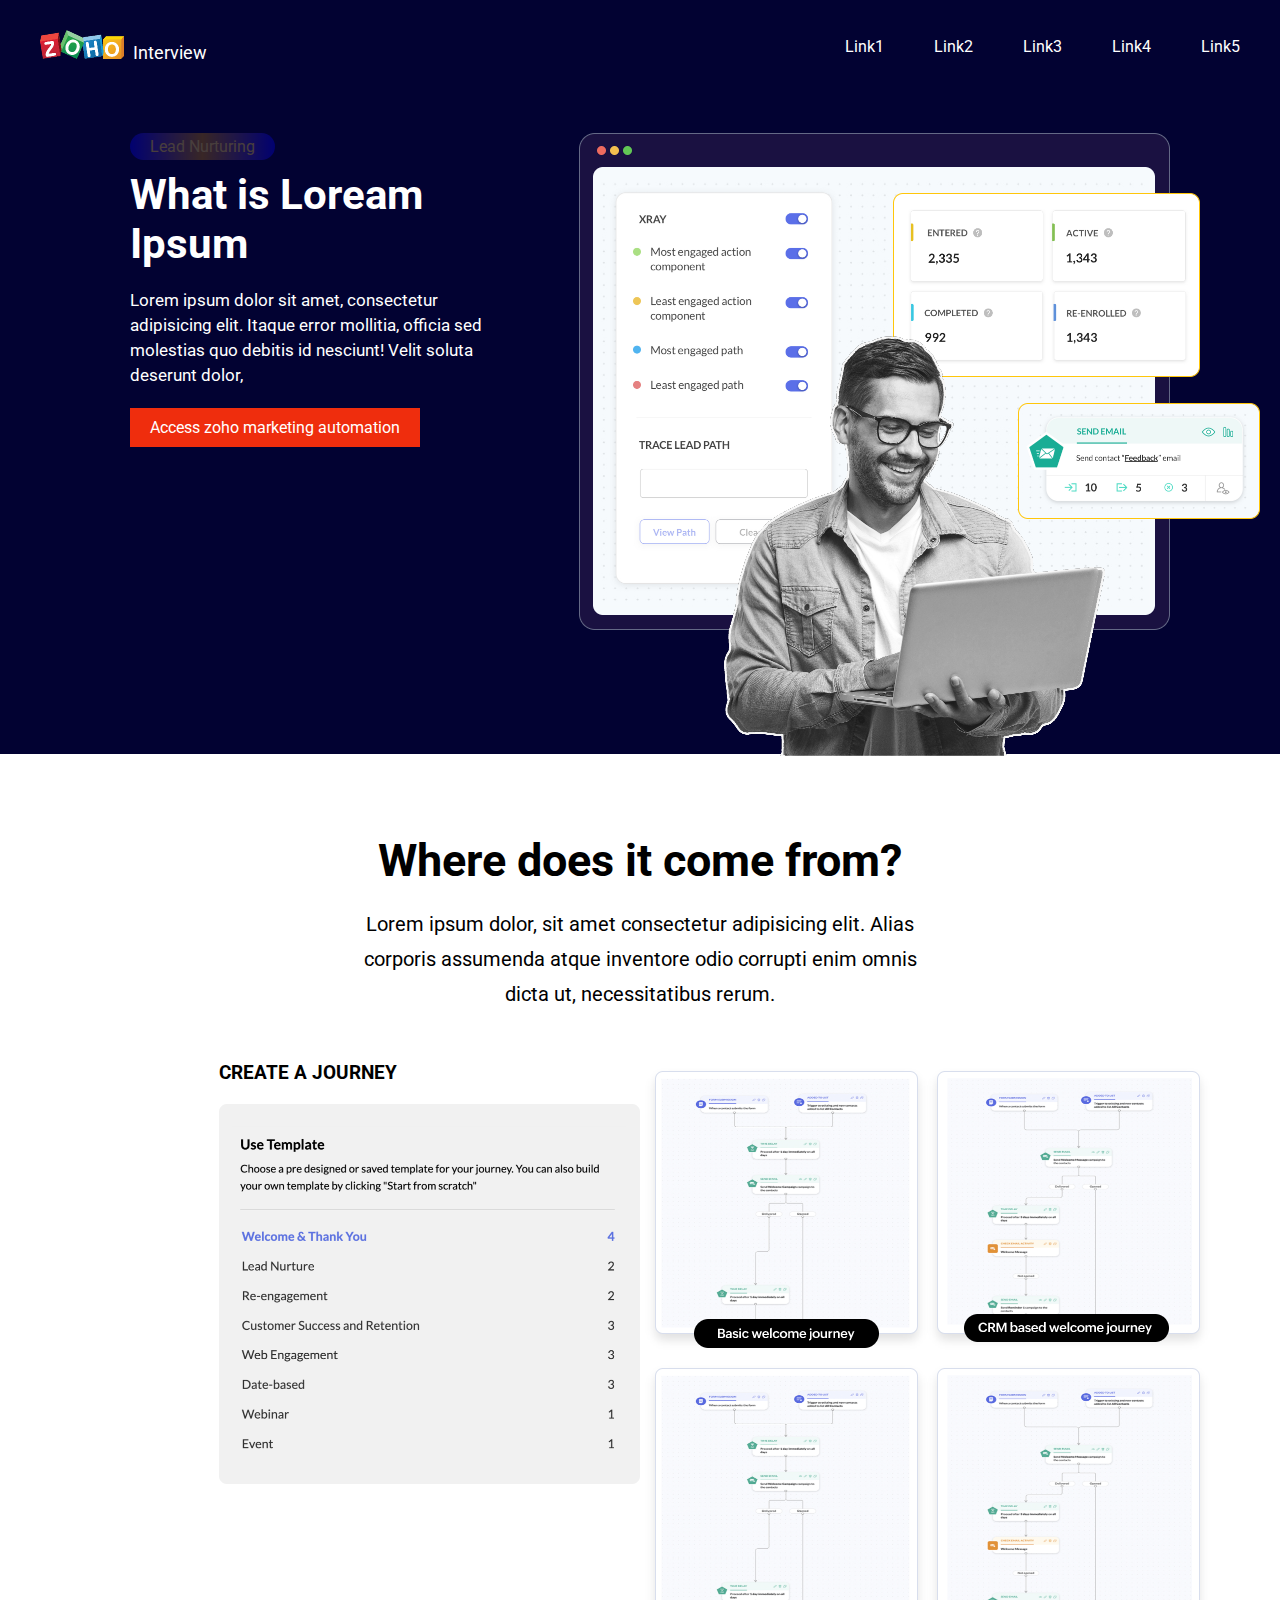
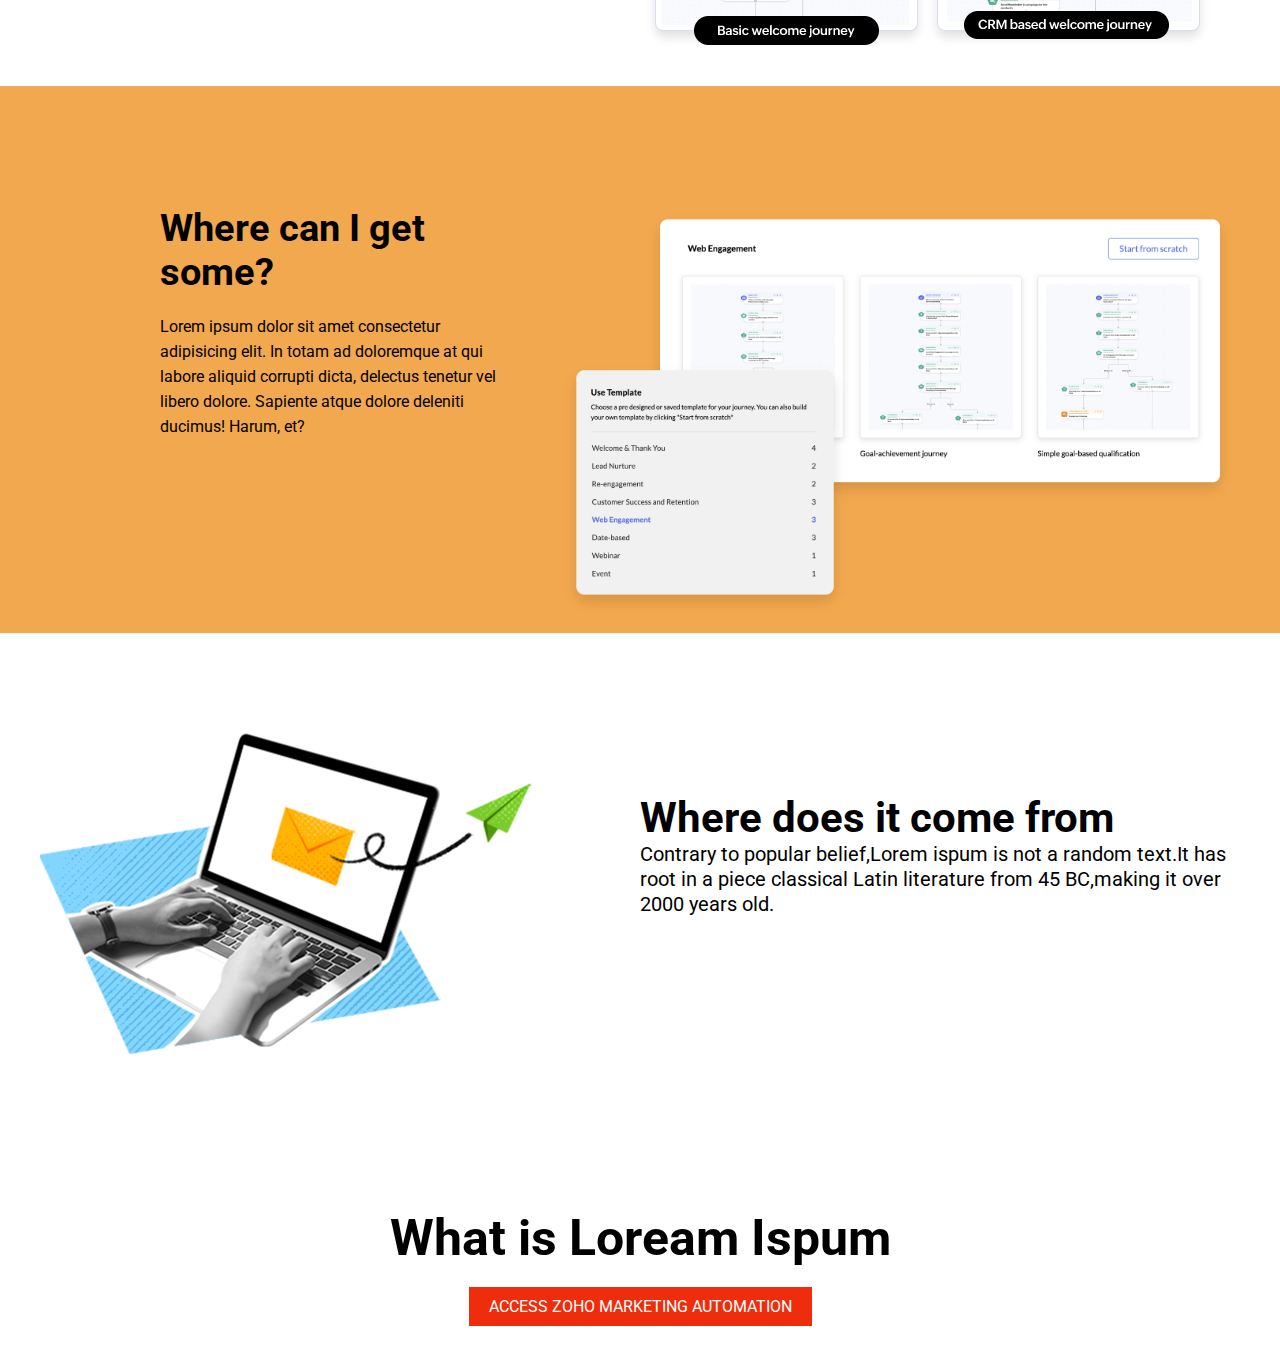
<file: index.html>
<!DOCTYPE html>
<html lang="en">
  <head>
    <meta charset="UTF-8" />
    <meta name="viewport" content="width=device-width, initial-scale=1.0" />
    <title>ZOHO</title>
    <link rel="stylesheet" href="style.css" />
  </head>
  <body>
    <section style="background-color: #020232">
      <div class="container">
        <div class="topbar">
          <div class="topbar-left">
            <img src="assets/zoho-logo-512px (3).png" alt="" id="logo" />
            <span id="title">Interview</span>
          </div>
          <div class="topbar-right">
            <nav>
              <ul>
                <li><a href="">Link1</a></li>
                <li><a href="">Link2</a></li>
                <li><a href="">Link3</a></li>
                <li><a href="">Link4</a></li>
                <li><a href="">Link5</a></li>
              </ul>
            </nav>
          </div>
        </div>
      </div>
    </section>
    <section style="background-color: #020232">
      <div class="container">
        <div class="banner">
          <div class="banner-left">
            <div><a href="" id="btn">Lead Nurturing</a></div>
            <div>
              <h1 id="heading">What is Loream Ipsum</h1>
            </div>
            <div>
              <p>
                Lorem ipsum dolor sit amet, consectetur adipisicing elit. Itaque
                error mollitia, officia sed molestias quo debitis id nesciunt!
                Velit soluta deserunt dolor,
              </p>
            </div>
            <div>
              <a href="" id="btn1">Access zoho marketing automation</a>
            </div>
          </div>
          <div class="banner-right">
            <div class="images">
              <div class="img1">
                <img src="assets/Group 11189.png" alt="" />
              </div>
              <div class="img2">
                <img src="assets/Group 11177.png" alt="" />
              </div>
              <div class="img3">
                <img src="assets/Group 11178.png" alt="" />
              </div>
              <div class="img4">
                <img src="assets/Image 2.png" alt="" />
              </div>
            </div>
          </div>
        </div>
      </div>
    </section>
    <section>
      <div class="container">
        <div class="banner1">
          <div class="banner1-content">
            <h2>Where does it come from?</h2>
            <p>
              Lorem ipsum dolor, sit amet consectetur adipisicing elit. Alias
              corporis assumenda atque inventore odio corrupti enim omnis dicta
              ut, necessitatibus rerum.
            </p>
          </div>
        </div>
      </div>
    </section>
    <section>
      <div class="container">
        <div class="banner2">
          <div class="banner2-left">
            <div class="img5">
              <div>
                <h3>CREATE A JOURNEY</h3>
              </div>
              <div><img src="assets/Group 11190.png" alt="" /></div>
            </div>
          </div>

          <div class="banner2-right">
            <div class="imgs1">
              <img src="assets/Group 11196.png" alt="" />
            </div>
            <div class="imgs2">
              <img src="assets/Group 11196.png" alt="" />
            </div>
          </div>
        </div>
      </div>
    </section>
    <section style="background-color: rgb(242, 168, 78)">
      <div class="container">
        <div class="banner3">
          <div class="banner3-left">
            <h2>Where can I get some?</h2>
            <p>
              Lorem ipsum dolor sit amet consectetur adipisicing elit. In totam
              ad doloremque at qui labore aliquid corrupti dicta, delectus
              tenetur vel libero dolore. Sapiente atque dolore deleniti ducimus!
              Harum, et?
            </p>
          </div>
          <div class="banner3-right">
            <div id="img1">
              <img src="assets/Group 11188.png" alt="" />
            </div>
            <div id="img2">
              <img src="assets/Group 11187.png" alt="" />
            </div>
          </div>
        </div>
      </div>
    </section>
    <section>
      <div class="container">
        <div class="banner4">
          <div class="banner4-left">
            <div class="im1">
              <img src="assets/sender-address.png" alt="" />
            </div>
          </div>
          <div class="banner4-right">
            <h2>Where does it come from</h2>
            <p>
              Contrary to popular belief,Lorem ispum is not a random text.It has
              root in a piece classical Latin literature from 45 BC,making it
              over 2000 years old.
            </p>
          </div>
        </div>
      </div>
    </section>
    <section>
      <div class="container">
        <footer>
          <h1>What is Loream Ispum</h1>
          <div><a href="">ACCESS ZOHO MARKETING AUTOMATION</a></div>
        </footer>
      </div>
    </section>
  </body>
</html>
</file>
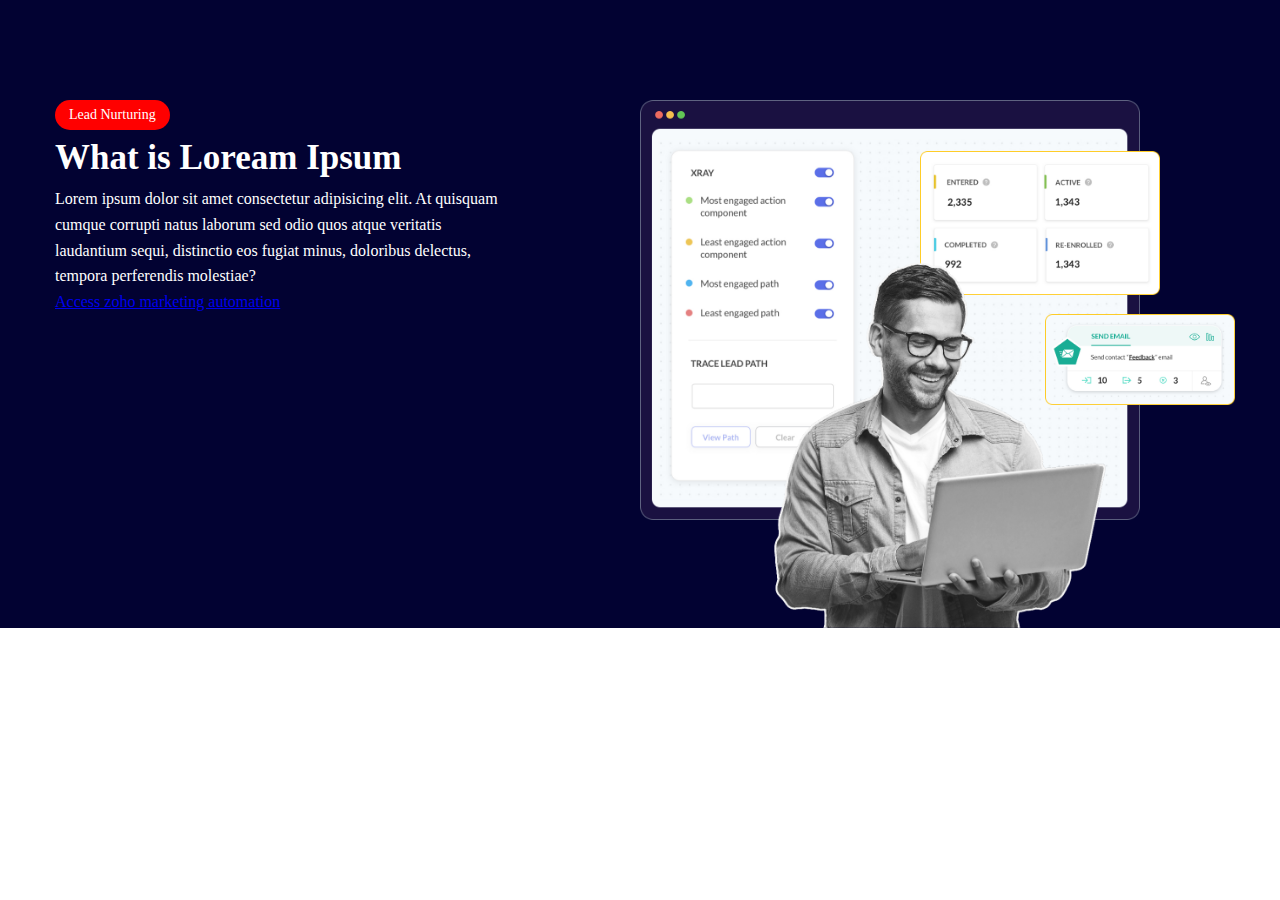
<file: home.html>
<!DOCTYPE html>
<html lang="en">
  <head>
    <meta charset="UTF-8" />
    <meta name="viewport" content="width=device-width, initial-scale=1.0" />
    <title>Document</title>
    <link rel="stylesheet" href="home.css" />
  </head>
  <body>
    <!-- DINESHHHH -->
    <!-- banner-section start -->
    <div class="banner-sec">
      <div class="container">
        <div class="banner-inner-sec">
          <div class="flex-wrap">
            <div class="flex-left">
              <div class="content-sec">
                <span class="chip">Lead Nurturing</span>
                <h1>What is Loream Ipsum</h1>
                <p>
                  Lorem ipsum dolor sit amet consectetur adipisicing elit. At
                  quisquam cumque corrupti natus laborum sed odio quos atque
                  veritatis laudantium sequi, distinctio eos fugiat minus,
                  doloribus delectus, tempora perferendis molestiae?
                </p>
                <a href="#">Access zoho marketing automation</a>
              </div>
            </div>
            <div class="flex-right">
              <div class="image-wrap">
                <img class="parent" src="assets/child-1.png" alt="" />
                <img class="child-1" src="assets/child-2.png" alt="" />
                <img class="child-2" src="assets/child-3.png" alt="" />
                <img class="child-3" src="assets/child-4.png" alt="" />
                <img class="child-4" src="assets/child-5.png" alt="" />
              </div>
            </div>
          </div>
        </div>
      </div>
    </div>
    <!-- banner-section end -->

    <div class="article-sec">
      <div class="container">
        <div class="flex-wrap1">
          <div class="flex-wrap1-left"></div>
          <div class="flex-wrap1-right"></div>
        </div>
      </div>
    </div>
  </body>
</html>
</file>
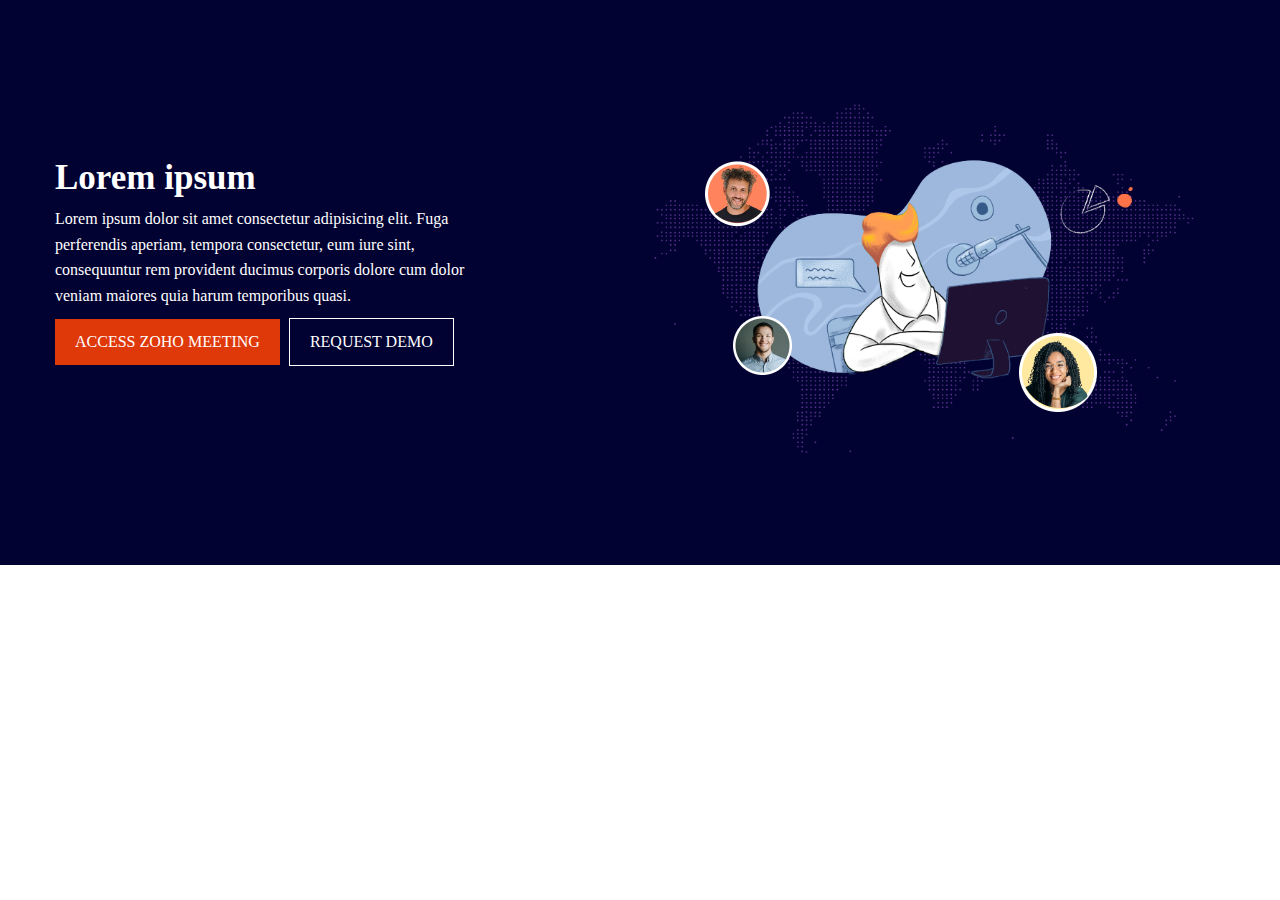
<file: intermediate-task/assest/new-task.html>
<!DOCTYPE html>
<html lang="en">
  <head>
    <meta charset="UTF-8" />
    <meta name="viewport" content="width=device-width, initial-scale=1.0" />
    <title>Document</title>
    <link rel="stylesheet" href="new-task.css" />
    <link rel="stylesheet" href="font.css" />
  </head>
  <body>
    <div class="banner-sec">
      <div class="container">
        <div class="banner-inner-sec">
          <div class="flex-wrap">
            <div class="flex-left">
              <div class="content-sec">
                <h1>Lorem ipsum</h1>
                <p>
                  Lorem ipsum dolor sit amet consectetur adipisicing elit. Fuga
                  perferendis aperiam, tempora consectetur, eum iure sint,
                  consequuntur rem provident ducimus corporis dolore cum dolor
                  veniam maiores quia harum temporibus quasi.
                </p>

                <span><a href="" id="btn-1">ACCESS ZOHO MEETING</a></span>
                <span><a href="" id="btn-2">REQUEST DEMO</a></span>
              </div>
            </div>
            <div class="flex-right">
              <div class="image-wrap">
                <img src="../assest/parent.png" alt="" />
                <img src="../assest/child-1.png" alt="" class="child-1" />
                <img src="../assest/child-2.png" alt="" class="child-2" />
                <img src="../assest/child-3.png" alt="" class="child-3" />
              </div>
            </div>
          </div>
        </div>
      </div>
    </div>
    <script></script>
  </body>
</html>
</file>
<file: style.css>
@import url('https://fonts.googleapis.com/css2?family=IM+Fell+DW+Pica:ital@0;1&family=Inter:wght@100..900&family=Jersey+15&family=Merriweather:ital,wght@0,300;0,400;0,700;0,900;1,300;1,400;1,700;1,900&family=PT+Serif:ital,wght@0,400;0,700;1,400;1,700&family=Platypi:ital,wght@0,300..800;1,300..800&family=Poppins:ital,wght@0,100;0,200;0,300;0,400;0,500;0,600;0,700;0,800;0,900;1,100;1,200;1,300;1,400;1,500;1,600;1,700;1,800;1,900&family=Roboto:ital,wght@0,100;0,300;0,400;0,500;0,700;0,900;1,100;1,300;1,400;1,500;1,700;1,900&display=swap');
* {
  margin: 0;
  padding: 0;
  box-sizing: border-box;
  font-family: 'Roboto', sans-serif;
}
li {
  list-style: none;
}
a {
  text-decoration: none;
}
.container {
  max-width: 1200px;
  margin: 0 auto;
}
.topbar {
  display: flex;
  flex-wrap: wrap;
  padding: 30px 0;
  color: white;
  align-items: center;
}
.topbar-left,
.topbar-right {
  width: 50%;
}
.topbar-left #logo {
  margin-right: 5px;
}
.topbar-left #title {
  font-size: 18px;
}
.topbar-right {
  display: flex;
  justify-content: end;
}
.topbar-right nav ul {
  display: flex;
  gap: 50px;
}
.topbar-right nav ul li a {
  color: white;
}
.banner {
  display: flex;
  padding-top: 40px;
  min-height: 70vh;
}
.banner-left,
.banner-right {
  width: 50%;
}
.banner-left {
  padding: 0px 90px;
}
.banner-left div #btn {
  padding: 4px 20px;
  display: inline-block;
  background-image: linear-gradient(to right, blue, #b77c0d, blue);
  margin-bottom: 10px;
  border-radius: 20px;
  color: rgb(234, 202, 87);
  opacity: 0.3;
}
.banner-left div #heading {
  color: white;
  font-size: 42px;
  margin-bottom: 20px;
}
.banner-left div p {
  line-height: 25px;
  color: white;
  font-size: 17px;
  margin-bottom: 20px;
}
.banner-left div #btn1 {
  display: inline-block;
  padding: 10px 20px;
  color: white;
  background-color: #ef2d0d;
}
.banner-right {
  margin-right: 70px;
  position: relative;
  margin-bottom: 120px;
}
.banner-right .images .img3 {
  position: absolute;
  top: 60px;
  right: -30px;
}
.banner-right .images .img2 {
  position: absolute;
  top: 270px;
  right: -90px;
}
.banner-right .images .img4 {
  position: absolute;
  top: 200px;
  left: 140px;
}
.banner1-content {
  margin: 80px 300px 50px 300px;
  text-align: center;
}
.banner1-content h2 {
  margin-bottom: 20px;
  font-size: 45px;
}
.banner1-content p {
  line-height: 35px;
  font-size: 20px;
}
.banner2 {
  display: flex;
  margin-bottom: 30px;
}
.banner2 .banner2-left,
.banner2-right {
  width: 50%;
}
.banner2-left {
  display: flex;
  justify-content: end;
}
.banner2-left .img5 h3 {
  margin-bottom: 20px;
}
.banner2-right {
  display: flex;
  flex-wrap: wrap;
}
.banner3 {
  display: flex;
  padding: 120px 0;
}
.banner3-left,
.banner3-right {
  width: 50%;
}
.banner3-left {
  padding: 0 120px;
}
.banner3-left h2 {
  font-size: 38px;
  margin-bottom: 20px;
}
.banner3-left p {
  line-height: 25px;
}
.banner3-right #img1 img {
  width: 100%;
}
.banner3-right #img2 img {
  width: 50%;
  position: absolute;
  top: 150px;
  left: -85px;
}
.banner3-right {
  position: relative;
}
.banner4 {
  display: flex;
  padding: 100px 0;
}
.banner4-left,
.banner4-right {
  width: 50%;
}
.banner4-right {
  margin-top: 60px;
}
.banner4-right h2 {
  font-size: 42px;
}
.banner4-right p {
  line-height: 25px;
  font-size: 20px;
}
footer {
  text-align: center;
  margin: 50px 0;
}
footer h1 {
  font-size: 50px;
  margin-bottom: 30px;
}
footer div a {
  padding: 10px 20px;
  background-color: #ef2d0d;
  color: white;
}
</file>
<file: home.css>
@font-face {
  font-family: 'Zoho_Puvi_Thin';
  src: url('https://static.zohocdn.com/zohofonts/zohopuvi/4.0/Zoho_Puvi_Thin.eot');
  src: url('https://static.zohocdn.com/zohofonts/zohopuvi/4.0/Zoho_Puvi_Thin.eot')
      format('embedded-opentype'),
    url('https://static.zohocdn.com/zohofonts/zohopuvi/4.0/Zoho_Puvi_Thin.woff2')
      format('woff2'),
    /* Modern Browsers */
      url('https://static.zohocdn.com/zohofonts/zohopuvi/4.0/Zoho_Puvi_Thin.otf')
      format('opentype');
  /* Safari, Android, iOS */
  font-weight: normal;
  font-style: normal;
  font-display: swap;
}

@font-face {
  font-family: 'Zoho_Puvi_ThinItalic';
  src: url('https://static.zohocdn.com/zohofonts/zohopuvi/4.0/Zoho_Puvi_Thin.eot');
  src: url('https://static.zohocdn.com/zohofonts/zohopuvi/4.0/Zoho_Puvi_Thin.eot')
      format('embedded-opentype'),
    url('https://static.zohocdn.com/zohofonts/zohopuvi/4.0/Zoho_Puvi_Thin.woff2')
      format('woff2'),
    /* Modern Browsers */
      url('https://static.zohocdn.com/zohofonts/zohopuvi/4.0/Zoho_Puvi_Thin.otf')
      format('opentype');
  /* Safari, Android, iOS */
  font-weight: normal;
  font-style: italic;
  font-display: swap;
}

@font-face {
  font-family: 'Zoho_Puvi_Light';
  src: url('https://static.zohocdn.com/zohofonts/zohopuvi/4.0/Zoho_Puvi_Light.eot');
  src: url('https://static.zohocdn.com/zohofonts/zohopuvi/4.0/Zoho_Puvi_Light.eot')
      format('embedded-opentype'),
    url('https://static.zohocdn.com/zohofonts/zohopuvi/4.0/Zoho_Puvi_Light.woff2')
      format('woff2'),
    /* Modern Browsers */
      url('https://static.zohocdn.com/zohofonts/zohopuvi/4.0/Zoho_Puvi_Light.otf')
      format('opentype');
  /* Safari, Android, iOS */
  font-weight: normal;
  font-style: normal;
  font-display: swap;
}

@font-face {
  font-family: 'Zoho_Puvi_LightItalic';
  src: url('https://static.zohocdn.com/zohofonts/zohopuvi/4.0/Zoho_Puvi_Light.eot');
  src: url('https://static.zohocdn.com/zohofonts/zohopuvi/4.0/Zoho_Puvi_Light.eot')
      format('embedded-opentype'),
    url('https://static.zohocdn.com/zohofonts/zohopuvi/4.0/Zoho_Puvi_Light.woff2')
      format('woff2'),
    /* Modern Browsers */
      url('https://static.zohocdn.com/zohofonts/zohopuvi/4.0/Zoho_Puvi_Light.otf')
      format('opentype');
  /* Safari, Android, iOS */
  font-weight: normal;
  font-style: italic;
  font-display: swap;
}

@font-face {
  font-family: 'Zoho_Puvi_ExtraLight';
  src: url('https://static.zohocdn.com/zohofonts/zohopuvi/4.0/Zoho_Puvi_Extralight.eot');
  src: url('https://static.zohocdn.com/zohofonts/zohopuvi/4.0/Zoho_Puvi_Extralight.eot')
      format('embedded-opentype'),
    url('https://static.zohocdn.com/zohofonts/zohopuvi/4.0/Zoho_Puvi_Extralight.woff2')
      format('woff2'),
    /* Modern Browsers */
      url('https://static.zohocdn.com/zohofonts/zohopuvi/4.0/Zoho_Puvi_Extralight.otf')
      format('opentype');
  /* Safari, Android, iOS */
  font-weight: normal;
  font-style: normal;
  font-display: swap;
}

@font-face {
  font-family: 'Zoho_Puvi_Regular';
  src: url('https://static.zohocdn.com/zohofonts/zohopuvi/4.0/Zoho_Puvi_Regular.eot');
  src: url('https://static.zohocdn.com/zohofonts/zohopuvi/4.0/Zoho_Puvi_Regular.eot')
      format('embedded-opentype'),
    url('https://static.zohocdn.com/zohofonts/zohopuvi/4.0/Zoho_Puvi_Regular.woff2')
      format('woff2'),
    /* Modern Browsers */
      url('https://static.zohocdn.com/zohofonts/zohopuvi/4.0/Zoho_Puvi_Regular.otf')
      format('opentype');
  /* Safari, Android, iOS */
  font-weight: normal;
  font-style: normal;
  font-display: swap;
}

@font-face {
  font-family: 'Zoho_Puvi_RegularItalic';
  src: url('https://static.zohocdn.com/zohofonts/zohopuvi/4.0/Zoho_Puvi_Regular.eot');
  src: url('https://static.zohocdn.com/zohofonts/zohopuvi/4.0/Zoho_Puvi_Regular.eot')
      format('embedded-opentype'),
    url('https://static.zohocdn.com/zohofonts/zohopuvi/4.0/Zoho_Puvi_Regular.woff2')
      format('woff2'),
    /* Modern Browsers */
      url('https://static.zohocdn.com/zohofonts/zohopuvi/4.0/Zoho_Puvi_Regular.otf')
      format('opentype');
  /* Safari, Android, iOS */
  font-weight: normal;
  font-style: oblique;
  font-display: swap;
}

@font-face {
  font-family: 'Zoho_Puvi_Medium';
  src: url('https://static.zohocdn.com/zohofonts/zohopuvi/4.0/Zoho_Puvi_Medium.eot');
  src: url('https://static.zohocdn.com/zohofonts/zohopuvi/4.0/Zoho_Puvi_Medium.eot')
      format('embedded-opentype'),
    url('https://static.zohocdn.com/zohofonts/zohopuvi/4.0/Zoho_Puvi_Medium.woff2')
      format('woff2'),
    /* Modern Browsers */
      url('https://static.zohocdn.com/zohofonts/zohopuvi/4.0/Zoho_Puvi_Medium.otf')
      format('opentype');
  /* Safari, Android, iOS */
  font-weight: normal;
  font-style: normal;
  font-display: swap;
}

@font-face {
  font-family: 'Zoho_Puvi_SemiBold';
  src: url('https://static.zohocdn.com/zohofonts/zohopuvi/4.0/Zoho_Puvi_Semibold.eot');
  src: url('https://static.zohocdn.com/zohofonts/zohopuvi/4.0/Zoho_Puvi_Semibold.eot')
      format('embedded-opentype'),
    url('https://static.zohocdn.com/zohofonts/zohopuvi/4.0/Zoho_Puvi_Semibold.woff2')
      format('woff2'),
    /* Modern Browsers */
      url('https://static.zohocdn.com/zohofonts/zohopuvi/4.0/Zoho_Puvi_Semibold.otf')
      format('opentype');
  /* Safari, Android, iOS */
  font-weight: normal;
  font-style: normal;
  font-display: swap;
}

@font-face {
  font-family: 'Zoho_Puvi_SemiBoldItalic';
  src: url('https://static.zohocdn.com/zohofonts/zohopuvi/4.0/Zoho_Puvi_Semibold.eot');
  src: url('https://static.zohocdn.com/zohofonts/zohopuvi/4.0/Zoho_Puvi_Semibold.eot')
      format('embedded-opentype'),
    url('https://static.zohocdn.com/zohofonts/zohopuvi/4.0/Zoho_Puvi_Semibold.woff2')
      format('woff2'),
    /* Modern Browsers */
      url('https://static.zohocdn.com/zohofonts/zohopuvi/4.0/Zoho_Puvi_Semibold.otf')
      format('opentype');
  /* Safari, Android, iOS */
  font-weight: normal;
  font-style: italic;
  font-display: swap;
}

@font-face {
  font-family: 'Zoho_Puvi_Bold';
  src: url('https://static.zohocdn.com/zohofonts/zohopuvi/4.0/Zoho_Puvi_Bold.eot');
  src: url('https://static.zohocdn.com/zohofonts/zohopuvi/4.0/Zoho_Puvi_Bold.eot')
      format('embedded-opentype'),
    url('https://static.zohocdn.com/zohofonts/zohopuvi/4.0/Zoho_Puvi_Bold.woff2')
      format('woff2'),
    /* Modern Browsers */
      url('https://static.zohocdn.com/zohofonts/zohopuvi/4.0/Zoho_Puvi_Bold.otf')
      format('opentype');
  /* Safari, Android, iOS */
  font-weight: normal;
  font-style: normal;
  font-display: swap;
}

@font-face {
  font-family: 'Zoho_Puvi_BoldItalic';
  src: url('https://static.zohocdn.com/zohofonts/zohopuvi/4.0/Zoho_Puvi_Bold.eot');
  src: url('https://static.zohocdn.com/zohofonts/zohopuvi/4.0/Zoho_Puvi_Bold.eot')
      format('embedded-opentype'),
    url('https://static.zohocdn.com/zohofonts/zohopuvi/4.0/Zoho_Puvi_Bold.woff2')
      format('woff2'),
    /* Modern Browsers */
      url('https://static.zohocdn.com/zohofonts/zohopuvi/4.0/Zoho_Puvi_Bold.otf')
      format('opentype');
  /* Safari, Android, iOS */
  font-weight: normal;
  font-style: italic;
  font-display: swap;
}

@font-face {
  font-family: 'Zoho_Puvi_ExtraBold';
  src: url('https://static.zohocdn.com/zohofonts/zohopuvi/4.0/Zoho_Puvi_Extrabold.eot');
  src: url('https://static.zohocdn.com/zohofonts/zohopuvi/4.0/Zoho_Puvi_Extrabold.eot')
      format('embedded-opentype'),
    url('https://static.zohocdn.com/zohofonts/zohopuvi/4.0/Zoho_Puvi_Extrabold.woff2')
      format('woff2'),
    /* Modern Browsers */
      url('https://static.zohocdn.com/zohofonts/zohopuvi/4.0/Zoho_Puvi_Extrabold.otf')
      format('opentype');
  /* Safari, Android, iOS */
  font-weight: normal;
  font-style: normal;
  font-display: swap;
}

@font-face {
  font-family: 'Zoho_Puvi_ExtraBoldItalic';
  src: url('https://static.zohocdn.com/zohofonts/zohopuvi/4.0/Zoho_Puvi_Extrablack.eot');
  src: url('https://static.zohocdn.com/zohofonts/zohopuvi/4.0/Zoho_Puvi_Extrablack.eot')
      format('embedded-opentype'),
    url('https://static.zohocdn.com/zohofonts/zohopuvi/4.0/Zoho_Puvi_Extrablack.woff2')
      format('woff2'),
    /* Modern Browsers */
      url('https://static.zohocdn.com/zohofonts/zohopuvi/4.0/Zoho_Puvi_Extrablack.otf')
      format('opentype');
  /* Safari, Android, iOS */
  font-weight: normal;
  font-style: italic;
  font-display: swap;
}

@font-face {
  font-family: 'Zoho_Puvi_Black';
  src: url('https://static.zohocdn.com/zohofonts/zohopuvi/4.0/Zoho_Puvi_Black.eot');
  src: url('https://static.zohocdn.com/zohofonts/zohopuvi/4.0/Zoho_Puvi_Black.eot')
      format('embedded-opentype'),
    url('https://static.zohocdn.com/zohofonts/zohopuvi/4.0/Zoho_Puvi_Black.woff2')
      format('woff2'),
    /* Modern Browsers */
      url('https://static.zohocdn.com/zohofonts/zohopuvi/4.0/Zoho_Puvi_Black.otf')
      format('opentype');
  /* Safari, Android, iOS */
  font-weight: normal;
  font-style: normal;
  font-display: swap;
}

@font-face {
  font-family: 'Zoho_Puvi_BlackItalic';
  src: url('https://static.zohocdn.com/zohofonts/zohopuvi/4.0/Zoho_Puvi_Black.eot');
  src: url('https://static.zohocdn.com/zohofonts/zohopuvi/4.0/Zoho_Puvi_Black.eot')
      format('embedded-opentype'),
    url('https://static.zohocdn.com/zohofonts/zohopuvi/4.0/Zoho_Puvi_Black.woff2')
      format('woff2'),
    /* Modern Browsers */
      url('https://static.zohocdn.com/zohofonts/zohopuvi/4.0/Zoho_Puvi_Black.otf')
      format('opentype');
  /* Safari, Android, iOS */
  font-weight: normal;
  font-style: italic;
  font-display: swap;
}

@font-face {
  font-family: 'Zoho_Puvi_ExtraBlack';
  src: url('https://static.zohocdn.com/zohofonts/zohopuvi/4.0/Zoho_Puvi_Extrablack.eot');
  src: url('https://static.zohocdn.com/zohofonts/zohopuvi/4.0/Zoho_Puvi_Extrablack.eot')
      format('embedded-opentype'),
    url('https://static.zohocdn.com/zohofonts/zohopuvi/4.0/Zoho_Puvi_Extrablack.woff2')
      format('woff2'),
    /* Modern Browsers */
      url('https://static.zohocdn.com/zohofonts/zohopuvi/4.0/Zoho_Puvi_Extrablack.otf')
      format('opentype');
  /* Safari, Android, iOS */
  font-weight: normal;
  font-style: normal;
  font-display: swap;
}

* {
  margin: 0;
  padding: 0;
  box-sizing: border-box;
}

body {
  font-family: Zoho_Puvi_Regular;
  line-height: 1.6;
}

h1,
h2,
h3 {
  font-family: Zoho_Puvi_Bold;
}

h1 {
  font-size: 35px;
}
h2 {
  font-size: 30px;
}
h3 {
  font-size: 26px;
}

h4,
h5,
h5 {
  font-family: Zoho_Puvi_SemiBold;
}

img {
  max-width: 100%;
}

.container {
  width: 100%;
  max-width: 1170px;
  margin: 0 auto;
}

.banner-sec {
  background-color: #020232;
}

.banner-inner-sec {
  padding: 100px 0;
  color: #fff;
}

.flex-wrap {
  display: flex;
  justify-content: center;
}

.flex-left,
.flex-right {
  width: 100%;
  max-width: 50%;
}

.chip {
  display: inline-block;
  background-color: red;
  padding: 4px 14px;
  border-radius: 15px;
  font-size: 14px;
}

.content-sec {
  width: 100%;
  max-width: 460px;
}

.image-wrap {
  position: relative;
  width: 100%;
  max-width: 500px;
}

.child-1,
.child-2,
.child-3,
.child-4 {
  position: absolute;
  left: 0;
  opacity: 0;
}

.child-1 {
  opacity: 1;
  width: 100%;
  max-width: 48%;
  left: 56%;
  top: 12%;
}

.child-2 {
  opacity: 1;
  width: 100%;
  max-width: 38%;
  left: 81%;
  top: 50%;
}

.child-4 {
  opacity: 1;
  width: 100%;
  max-width: 68%;
  left: 26%;
  bottom: -100px;
}
@media (max-width: 1080px) {
  .image-wrap {
    margin: 0 auto;
    max-width: 420px;
  }
}
@media (max-width: 991px) {
  .content-sec {
    width: 100%;
    max-width: 400px;
    margin: 0 auto;
  }
  .image-wrap {
    margin: 0 auto;
    max-width: 340px;
  }
  .banner-inner-sec {
    padding: 70px 0;
  }
  .child-4 {
    bottom: -70px;
  }
}
@media (max-width: 767px) {
  .flex-wrap {
    flex-direction: column;
    gap: 30px;
  }
  .flex-left,
  .flex-right {
    max-width: 100%;
  }

  .image-wrap {
    margin: 0 auto;
    max-width: 450px;
  }
}
@media (max-width: 640px) {
  .image-wrap {
    margin: 0 auto;
    max-width: 370px;
  }
}
@media (max-width: 480px) {
  .image-wrap {
    margin: 0 auto;
    max-width: 300px;
  }
}

/* 1920 //
1680 //
1366 //
1280 //
1200 
1080 //
991 
800 //
767 
640 
480
320 // */
</file>
<file: intermediate-task/assest/new-task.css>
* {
  margin: 0;
  padding: 0;
  box-sizing: border-box;
}
body {
  font-family: 'Zoho_Puvi_Regular';
  line-height: 1.6;
}
a {
  text-decoration: none;
}
h1,
h2,
h3 {
  font-family: 'Zoho_Puvi_Medium';
}
h1 {
  font-size: 35px;
}
h2 {
  font-size: 30px;
}
h3 {
  font-size: 26px;
}
img {
  max-width: 100%;
}
.container {
  width: 100%;
  max-width: 1170px;
  margin: 0 auto;
}
.banner-sec {
  background-color: #020232;
}
.banner-inner-sec {
  padding: 100px 0;
  color: #fff;
}
.flex-wrap {
  display: flex;
  justify-content: center;
  gap: 20px;
}
.flex-left,
.flex-right {
  width: 100%;
  max-width: 50%;
}
.content-sec {
  margin-top: 50px;
  width: 100%;
  max-width: 430px;
}
.content-sec p {
  margin-bottom: 10px;
}
.content-sec #btn-1 {
  padding: 10px 20px;
  display: inline-block;
  background-color: #df3809;
  color: #fff;
  margin-right: 5px;
}
.content-sec #btn-2 {
  padding: 10px 20px;
  display: inline-block;
  border: 1px solid #fff;
  color: #fff;
}
.image-wrap {
  position: relative;
  width: 100%;
  max-width: 550px;
}
.child-1,
.child-2,
.child-3,
.child-4 {
  position: absolute;
  left: 0;
  opacity: 0;
}
.child-1 {
  opacity: 1;
  left: 10%;
  top: 16%;
}
.child-2 {
  opacity: 1;
  top: 59%;
  left: 15%;
}
.child-3 {
  opacity: 1;
  top: 63%;
  left: 67%;
}
@media (max-width: 1080px) {
  .content-sec {
    width: 100%;
    max-width: 350px;
    margin: 0 auto;
  }
  .content-sec span #btn-2 {
    margin-top: 10px;
  }
}
@media (max-width: 991px) {
  .image-wrap {
    width: 100%;
    max-width: 450px;
  }
}

@media (max-width: 767px) {
  .flex-wrap {
    flex-direction: column;
    gap: 30px;
  }
  .flex-left,
  .flex-right {
    max-width: 100%;
  }
  .content-sec {
    width: 100%;
    max-width: 450px;
    margin: 0 auto;
  }
  .image-wrap {
    max-width: 550px;
    margin: 0 auto;
  }
}
@media (max-width: 640px) {
}
</file>
<file: intermediate-task/assest/font.css>
@font-face {
  font-family: 'Zoho_Puvi_Thin';
  src: url('https://static.zohocdn.com/zohofonts/zohopuvi/4.0/Zoho_Puvi_Thin.eot');
  src: url('https://static.zohocdn.com/zohofonts/zohopuvi/4.0/Zoho_Puvi_Thin.eot')
      format('embedded-opentype'),
    url('https://static.zohocdn.com/zohofonts/zohopuvi/4.0/Zoho_Puvi_Thin.woff2')
      format('woff2'),
    /* Modern Browsers */
      url('https://static.zohocdn.com/zohofonts/zohopuvi/4.0/Zoho_Puvi_Thin.otf')
      format('opentype');
  /* Safari, Android, iOS */
  font-weight: normal;
  font-style: normal;
  font-display: swap;
}

@font-face {
  font-family: 'Zoho_Puvi_ThinItalic';
  src: url('https://static.zohocdn.com/zohofonts/zohopuvi/4.0/Zoho_Puvi_Thin.eot');
  src: url('https://static.zohocdn.com/zohofonts/zohopuvi/4.0/Zoho_Puvi_Thin.eot')
      format('embedded-opentype'),
    url('https://static.zohocdn.com/zohofonts/zohopuvi/4.0/Zoho_Puvi_Thin.woff2')
      format('woff2'),
    /* Modern Browsers */
      url('https://static.zohocdn.com/zohofonts/zohopuvi/4.0/Zoho_Puvi_Thin.otf')
      format('opentype');
  /* Safari, Android, iOS */
  font-weight: normal;
  font-style: italic;
  font-display: swap;
}

@font-face {
  font-family: 'Zoho_Puvi_Light';
  src: url('https://static.zohocdn.com/zohofonts/zohopuvi/4.0/Zoho_Puvi_Light.eot');
  src: url('https://static.zohocdn.com/zohofonts/zohopuvi/4.0/Zoho_Puvi_Light.eot')
      format('embedded-opentype'),
    url('https://static.zohocdn.com/zohofonts/zohopuvi/4.0/Zoho_Puvi_Light.woff2')
      format('woff2'),
    /* Modern Browsers */
      url('https://static.zohocdn.com/zohofonts/zohopuvi/4.0/Zoho_Puvi_Light.otf')
      format('opentype');
  /* Safari, Android, iOS */
  font-weight: normal;
  font-style: normal;
  font-display: swap;
}

@font-face {
  font-family: 'Zoho_Puvi_LightItalic';
  src: url('https://static.zohocdn.com/zohofonts/zohopuvi/4.0/Zoho_Puvi_Light.eot');
  src: url('https://static.zohocdn.com/zohofonts/zohopuvi/4.0/Zoho_Puvi_Light.eot')
      format('embedded-opentype'),
    url('https://static.zohocdn.com/zohofonts/zohopuvi/4.0/Zoho_Puvi_Light.woff2')
      format('woff2'),
    /* Modern Browsers */
      url('https://static.zohocdn.com/zohofonts/zohopuvi/4.0/Zoho_Puvi_Light.otf')
      format('opentype');
  /* Safari, Android, iOS */
  font-weight: normal;
  font-style: italic;
  font-display: swap;
}

@font-face {
  font-family: 'Zoho_Puvi_ExtraLight';
  src: url('https://static.zohocdn.com/zohofonts/zohopuvi/4.0/Zoho_Puvi_Extralight.eot');
  src: url('https://static.zohocdn.com/zohofonts/zohopuvi/4.0/Zoho_Puvi_Extralight.eot')
      format('embedded-opentype'),
    url('https://static.zohocdn.com/zohofonts/zohopuvi/4.0/Zoho_Puvi_Extralight.woff2')
      format('woff2'),
    /* Modern Browsers */
      url('https://static.zohocdn.com/zohofonts/zohopuvi/4.0/Zoho_Puvi_Extralight.otf')
      format('opentype');
  /* Safari, Android, iOS */
  font-weight: normal;
  font-style: normal;
  font-display: swap;
}

@font-face {
  font-family: 'Zoho_Puvi_Regular';
  src: url('https://static.zohocdn.com/zohofonts/zohopuvi/4.0/Zoho_Puvi_Regular.eot');
  src: url('https://static.zohocdn.com/zohofonts/zohopuvi/4.0/Zoho_Puvi_Regular.eot')
      format('embedded-opentype'),
    url('https://static.zohocdn.com/zohofonts/zohopuvi/4.0/Zoho_Puvi_Regular.woff2')
      format('woff2'),
    /* Modern Browsers */
      url('https://static.zohocdn.com/zohofonts/zohopuvi/4.0/Zoho_Puvi_Regular.otf')
      format('opentype');
  /* Safari, Android, iOS */
  font-weight: normal;
  font-style: normal;
  font-display: swap;
}

@font-face {
  font-family: 'Zoho_Puvi_RegularItalic';
  src: url('https://static.zohocdn.com/zohofonts/zohopuvi/4.0/Zoho_Puvi_Regular.eot');
  src: url('https://static.zohocdn.com/zohofonts/zohopuvi/4.0/Zoho_Puvi_Regular.eot')
      format('embedded-opentype'),
    url('https://static.zohocdn.com/zohofonts/zohopuvi/4.0/Zoho_Puvi_Regular.woff2')
      format('woff2'),
    /* Modern Browsers */
      url('https://static.zohocdn.com/zohofonts/zohopuvi/4.0/Zoho_Puvi_Regular.otf')
      format('opentype');
  /* Safari, Android, iOS */
  font-weight: normal;
  font-style: oblique;
  font-display: swap;
}

@font-face {
  font-family: 'Zoho_Puvi_Medium';
  src: url('https://static.zohocdn.com/zohofonts/zohopuvi/4.0/Zoho_Puvi_Medium.eot');
  src: url('https://static.zohocdn.com/zohofonts/zohopuvi/4.0/Zoho_Puvi_Medium.eot')
      format('embedded-opentype'),
    url('https://static.zohocdn.com/zohofonts/zohopuvi/4.0/Zoho_Puvi_Medium.woff2')
      format('woff2'),
    /* Modern Browsers */
      url('https://static.zohocdn.com/zohofonts/zohopuvi/4.0/Zoho_Puvi_Medium.otf')
      format('opentype');
  /* Safari, Android, iOS */
  font-weight: normal;
  font-style: normal;
  font-display: swap;
}

@font-face {
  font-family: 'Zoho_Puvi_SemiBold';
  src: url('https://static.zohocdn.com/zohofonts/zohopuvi/4.0/Zoho_Puvi_Semibold.eot');
  src: url('https://static.zohocdn.com/zohofonts/zohopuvi/4.0/Zoho_Puvi_Semibold.eot')
      format('embedded-opentype'),
    url('https://static.zohocdn.com/zohofonts/zohopuvi/4.0/Zoho_Puvi_Semibold.woff2')
      format('woff2'),
    /* Modern Browsers */
      url('https://static.zohocdn.com/zohofonts/zohopuvi/4.0/Zoho_Puvi_Semibold.otf')
      format('opentype');
  /* Safari, Android, iOS */
  font-weight: normal;
  font-style: normal;
  font-display: swap;
}

@font-face {
  font-family: 'Zoho_Puvi_SemiBoldItalic';
  src: url('https://static.zohocdn.com/zohofonts/zohopuvi/4.0/Zoho_Puvi_Semibold.eot');
  src: url('https://static.zohocdn.com/zohofonts/zohopuvi/4.0/Zoho_Puvi_Semibold.eot')
      format('embedded-opentype'),
    url('https://static.zohocdn.com/zohofonts/zohopuvi/4.0/Zoho_Puvi_Semibold.woff2')
      format('woff2'),
    /* Modern Browsers */
      url('https://static.zohocdn.com/zohofonts/zohopuvi/4.0/Zoho_Puvi_Semibold.otf')
      format('opentype');
  /* Safari, Android, iOS */
  font-weight: normal;
  font-style: italic;
  font-display: swap;
}

@font-face {
  font-family: 'Zoho_Puvi_Bold';
  src: url('https://static.zohocdn.com/zohofonts/zohopuvi/4.0/Zoho_Puvi_Bold.eot');
  src: url('https://static.zohocdn.com/zohofonts/zohopuvi/4.0/Zoho_Puvi_Bold.eot')
      format('embedded-opentype'),
    url('https://static.zohocdn.com/zohofonts/zohopuvi/4.0/Zoho_Puvi_Bold.woff2')
      format('woff2'),
    /* Modern Browsers */
      url('https://static.zohocdn.com/zohofonts/zohopuvi/4.0/Zoho_Puvi_Bold.otf')
      format('opentype');
  /* Safari, Android, iOS */
  font-weight: normal;
  font-style: normal;
  font-display: swap;
}

@font-face {
  font-family: 'Zoho_Puvi_BoldItalic';
  src: url('https://static.zohocdn.com/zohofonts/zohopuvi/4.0/Zoho_Puvi_Bold.eot');
  src: url('https://static.zohocdn.com/zohofonts/zohopuvi/4.0/Zoho_Puvi_Bold.eot')
      format('embedded-opentype'),
    url('https://static.zohocdn.com/zohofonts/zohopuvi/4.0/Zoho_Puvi_Bold.woff2')
      format('woff2'),
    /* Modern Browsers */
      url('https://static.zohocdn.com/zohofonts/zohopuvi/4.0/Zoho_Puvi_Bold.otf')
      format('opentype');
  /* Safari, Android, iOS */
  font-weight: normal;
  font-style: italic;
  font-display: swap;
}

@font-face {
  font-family: 'Zoho_Puvi_ExtraBold';
  src: url('https://static.zohocdn.com/zohofonts/zohopuvi/4.0/Zoho_Puvi_Extrabold.eot');
  src: url('https://static.zohocdn.com/zohofonts/zohopuvi/4.0/Zoho_Puvi_Extrabold.eot')
      format('embedded-opentype'),
    url('https://static.zohocdn.com/zohofonts/zohopuvi/4.0/Zoho_Puvi_Extrabold.woff2')
      format('woff2'),
    /* Modern Browsers */
      url('https://static.zohocdn.com/zohofonts/zohopuvi/4.0/Zoho_Puvi_Extrabold.otf')
      format('opentype');
  /* Safari, Android, iOS */
  font-weight: normal;
  font-style: normal;
  font-display: swap;
}

@font-face {
  font-family: 'Zoho_Puvi_ExtraBoldItalic';
  src: url('https://static.zohocdn.com/zohofonts/zohopuvi/4.0/Zoho_Puvi_Extrablack.eot');
  src: url('https://static.zohocdn.com/zohofonts/zohopuvi/4.0/Zoho_Puvi_Extrablack.eot')
      format('embedded-opentype'),
    url('https://static.zohocdn.com/zohofonts/zohopuvi/4.0/Zoho_Puvi_Extrablack.woff2')
      format('woff2'),
    /* Modern Browsers */
      url('https://static.zohocdn.com/zohofonts/zohopuvi/4.0/Zoho_Puvi_Extrablack.otf')
      format('opentype');
  /* Safari, Android, iOS */
  font-weight: normal;
  font-style: italic;
  font-display: swap;
}

@font-face {
  font-family: 'Zoho_Puvi_Black';
  src: url('https://static.zohocdn.com/zohofonts/zohopuvi/4.0/Zoho_Puvi_Black.eot');
  src: url('https://static.zohocdn.com/zohofonts/zohopuvi/4.0/Zoho_Puvi_Black.eot')
      format('embedded-opentype'),
    url('https://static.zohocdn.com/zohofonts/zohopuvi/4.0/Zoho_Puvi_Black.woff2')
      format('woff2'),
    /* Modern Browsers */
      url('https://static.zohocdn.com/zohofonts/zohopuvi/4.0/Zoho_Puvi_Black.otf')
      format('opentype');
  /* Safari, Android, iOS */
  font-weight: normal;
  font-style: normal;
  font-display: swap;
}

@font-face {
  font-family: 'Zoho_Puvi_BlackItalic';
  src: url('https://static.zohocdn.com/zohofonts/zohopuvi/4.0/Zoho_Puvi_Black.eot');
  src: url('https://static.zohocdn.com/zohofonts/zohopuvi/4.0/Zoho_Puvi_Black.eot')
      format('embedded-opentype'),
    url('https://static.zohocdn.com/zohofonts/zohopuvi/4.0/Zoho_Puvi_Black.woff2')
      format('woff2'),
    /* Modern Browsers */
      url('https://static.zohocdn.com/zohofonts/zohopuvi/4.0/Zoho_Puvi_Black.otf')
      format('opentype');
  /* Safari, Android, iOS */
  font-weight: normal;
  font-style: italic;
  font-display: swap;
}

@font-face {
  font-family: 'Zoho_Puvi_ExtraBlack';
  src: url('https://static.zohocdn.com/zohofonts/zohopuvi/4.0/Zoho_Puvi_Extrablack.eot');
  src: url('https://static.zohocdn.com/zohofonts/zohopuvi/4.0/Zoho_Puvi_Extrablack.eot')
      format('embedded-opentype'),
    url('https://static.zohocdn.com/zohofonts/zohopuvi/4.0/Zoho_Puvi_Extrablack.woff2')
      format('woff2'),
    /* Modern Browsers */
      url('https://static.zohocdn.com/zohofonts/zohopuvi/4.0/Zoho_Puvi_Extrablack.otf')
      format('opentype');
  /* Safari, Android, iOS */
  font-weight: normal;
  font-style: normal;
  font-display: swap;
}
</file>
